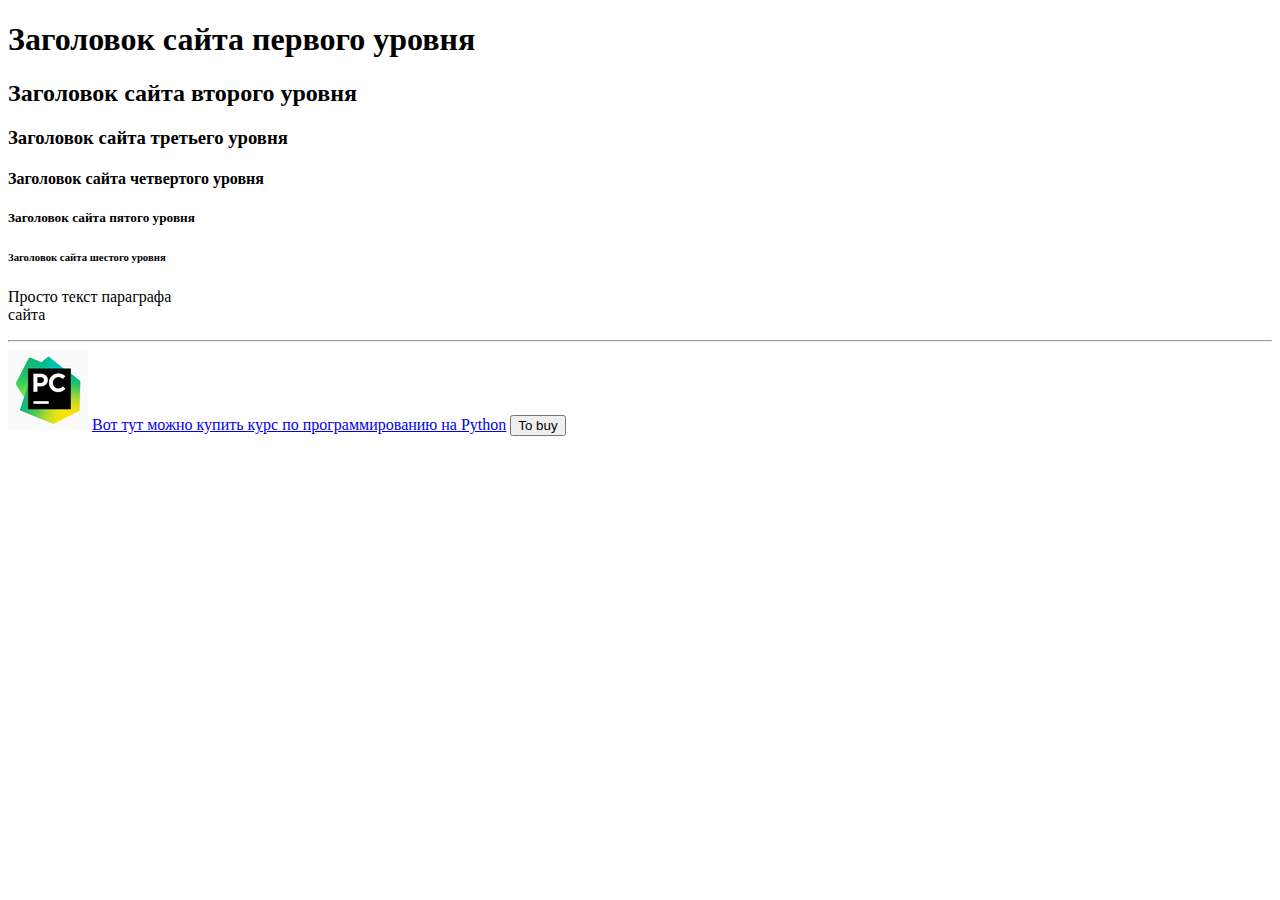
<file: index.html>
<!doctype html>
<html lang="en">
<head>
    <meta charset="UTF-8">
    <meta name="viewport"
          content="width=device-width, user-scalable=no, initial-scale=1.0, maximum-scale=1.0, minimum-scale=1.0">
    <meta http-equiv="X-UA-Compatible" content="ie=edge">
    <title>Document</title>
</head>
<body>
    <h1>Заголовок сайта первого уровня</h1>
    <h2>Заголовок сайта второго уровня</h2>
    <h3>Заголовок сайта третьего уровня</h3>
    <h4>Заголовок сайта четвертого уровня</h4>
    <h5>Заголовок сайта пятого уровня</h5>
    <h6>Заголовок сайта шестого уровня</h6>

    <p>Просто текст параграфа <br> сайта</p>

    <hr>
    <img src="pycharm_logo_80x80.png">

    <a href="https://zerocoder.ru/">Вот тут можно купить курс по программированию на Python</a>
    <button>To buy</button>

    <div></div>


</body>
</html>
</file>
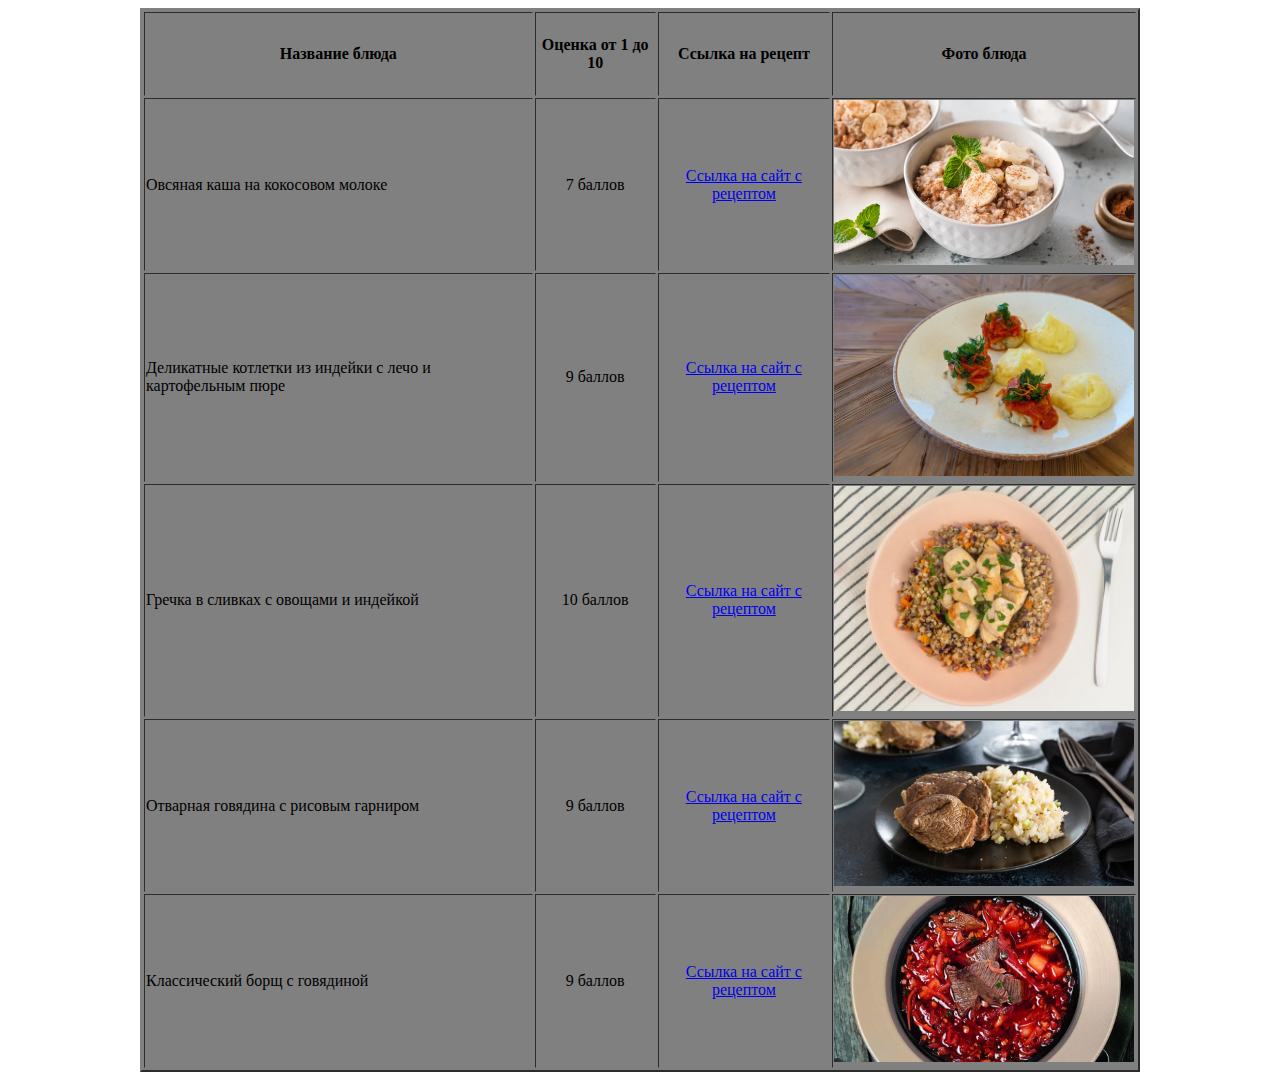
<file: Homework_VD01.html>
<!DOCTYPE html>
<html lang="en">
<head>
    <meta charset="UTF-8">
    <title>Title</title>
</head>
<body>

    <table bgcolor="Grey" align="center" border="2px" height="300px" width="1000px">
        <tr>
            <th height="80px">Название блюда</th>
            <th>Оценка от 1 до 10</th>
            <th>Ссылка на рецепт</th>
            <th>Фото блюда</th>
        </tr>

        <tr>
            <td>Овсяная каша на кокосовом молоке</td>
            <td align="center">7 баллов</td>
            <td align="center"> <a href= "https://www.gastronom.ru/recipe/56832/ovsjanaja-kasha-na-kokosovom-moloke" target="_blanc">Ссылка на сайт с рецептом</a> </td>
            <td> <img src="images$/6ab1bb2e-1d53-4fbf-b11f-43a02182a001.webp" width="300px" alt="Овсяная каша" title="Овсяная каша на кокосовом молоке"></td>
        </tr>

         <tr>
            <td>Деликатные котлетки из индейки с лечо и картофельным пюре</td>
            <td align="center">9 баллов</td>
            <td align="center"> <a href="https://eda.ru/recepty/osnovnye-blyuda/delikatnye-kotletki-iz-indeyki-s-lecho-i-kartofelnym-pyure-139210" target="_blanc">Ссылка на сайт с рецептом</a></td>
            <td> <img src="images$/delikatnye-kotletki-iz-indeyki-s-lecho-i-kartofelnym-pyure_139210_photo_154717.jpg" width="300px" alt="Деликатные котлетки из индейки с лечо и картофельным пюре" title="Деликатные котлетки из индейки с лечо и картофельным пюре"></td>
        </tr>

         <tr>
            <td>Гречка в сливках с овощами и индейкой</td>
            <td align="center">10 баллов</td>
            <td align="center"> <a href="https://food.ru/recipes/262205-grechka-v-slivkakh-s-ovoshchami-i-indeikoi-1758452350" target="_blank">Ссылка на сайт с рецептом</a> </td>
            <td><img src="images$/3hMU2L.jpg" width="300px" alt="Гречка в сливках с овощами и индейкой" title="Гречка в сливках с овощами и индейкой"></td>
        </tr>

         <tr>
            <td>Отварная говядина с рисовым гарниром</td>
            <td align="center">9 баллов</td>
            <td align="center"> <a href="https://www.gastronom.ru/recipe/17353/otvarnaya-govyadina-s-risovym-garnirom" target="_blank">Ссылка на сайт с рецептом</a> </td>
            <td> <img src="images$/c1cc3743-1a56-4718-a4c1-7fd2412c41c3.webp" width="300px" alt="Отварная говядина с рисовым гарниром" title="Отварная говядина с рисовым гарниром"> </td>
        </tr>

         <tr>
            <td>Классический борщ с говядиной</td>
            <td align="center">9 баллов</td>
            <td align="center"> <a href="https://www.gastronom.ru/recipe/26598/klassicheskij-borsch-s-govjadinoj" target="_blank">Ссылка на сайт с рецептом</a> </td>
            <td> <img src="images$/7cec0314-7443-4e47-b558-76f323b64599.webp" width="300px" alt="Классический борщ с говядиной" title="Классический борщ с говядиной"> </td>
        </tr>
    </table>

</body>
</html>
</file>
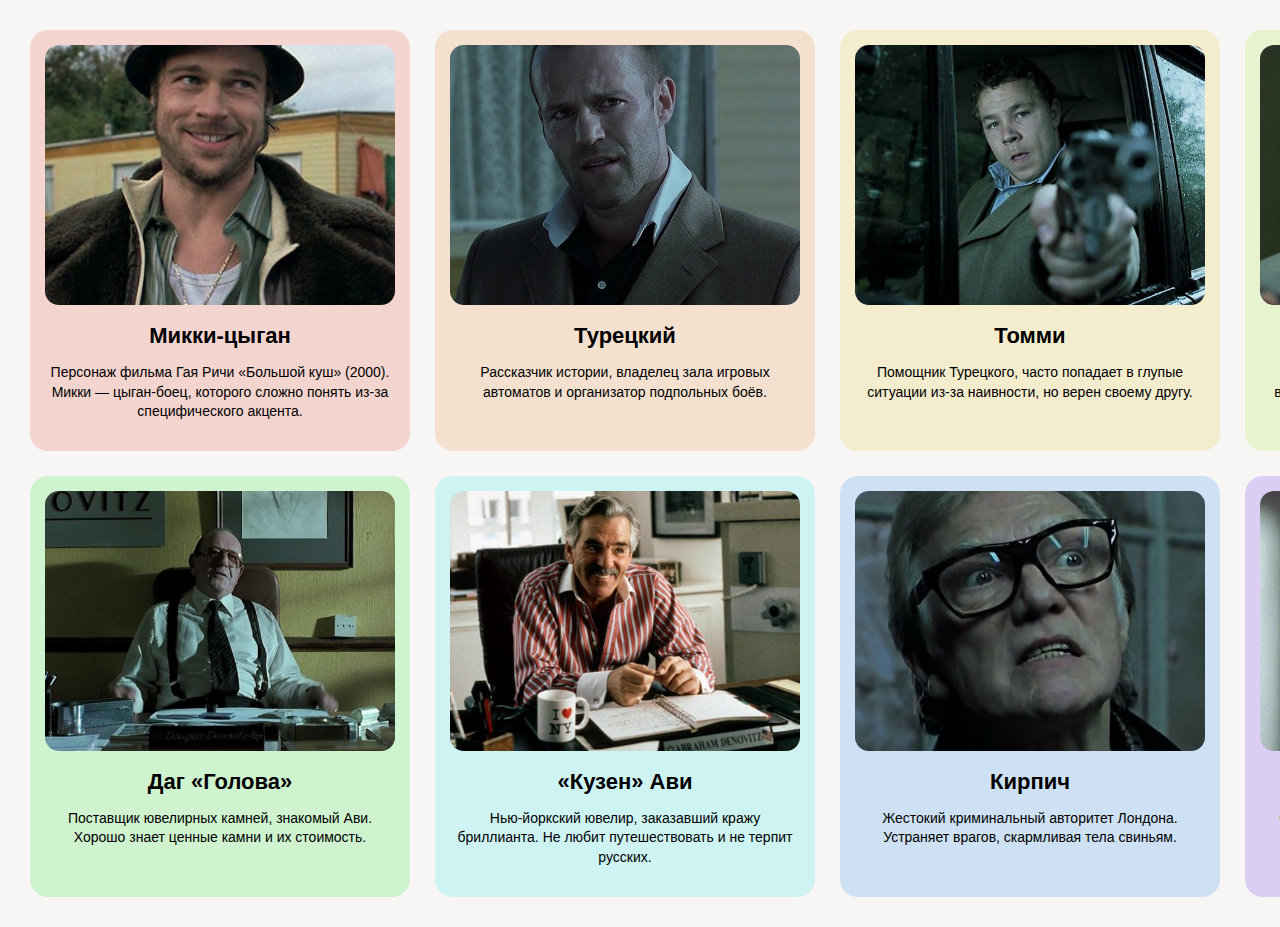
<file: images$/Homework_VD02.html>
<!DOCTYPE html>
<html lang="en">
<head>
    <meta charset="UTF-8">
    <title>Большой Куш — Персонажи</title>
    <link rel="stylesheet" href="Homework_VD02_style.css">
</head>
<body>

<div class="cards-container">

    <div class="card">
        <div class="photo">
            <img src="cec1cc1fb496234b584ae112d9e45d4e.jpg" alt="Микки-цыган" title="Микки-цыган">
        </div>
        <div class="info">
            <h1>Микки-цыган</h1>
            <p>Персонаж фильма Гая Ричи «Большой куш» (2000). Микки — цыган-боец, которого сложно понять из-за специфического акцента.</p>
        </div>
    </div>

    <div class="card">
        <div class="photo">
            <img src="30025888cb44ab513b128891273d4a4f.png" alt="Турецкий" title="Турецкий">
        </div>
        <div class="info">
            <h1>Турецкий</h1>
            <p>Рассказчик истории, владелец зала игровых автоматов и организатор подпольных боёв.</p>
        </div>
    </div>

    <div class="card">
        <div class="photo">
            <img src="w1023.jpg" alt="Томми" title="Томми">
        </div>
        <div class="info">
            <h1>Томми</h1>
            <p>Помощник Турецкого, часто попадает в глупые ситуации из-за наивности, но верен своему другу.</p>
        </div>
    </div>

    <div class="card">
        <div class="photo">
            <img src="De3BZ46qoSfJ8LoypOoMNmM1gyo-960.jpg" alt="Борис «Бритва»" title="Борис «Бритва»">
        </div>
        <div class="info">
            <h1>Борис «Бритва»</h1>
            <p>Холодный и опасный бандит, с невероятной выносливостью. Занимается торговлей оружием.</p>
        </div>
    </div>

    <div class="card">
        <div class="photo">
            <img src="208961312_2c8aca4b1fae4efbfe58f0cf9ffe46aa_800.jpg" alt="Даг «Голова»" title="Даг «Голова»">
        </div>
        <div class="info">
            <h1>Даг «Голова»</h1>
            <p>Поставщик ювелирных камней, знакомый Ави. Хорошо знает ценные камни и их стоимость.</p>
        </div>
    </div>

    <div class="card">
        <div class="photo">
            <img src="e0ed99295e375a08539d7e62d25e639a.jpg" alt="«Кузен» Ави" title="«Кузен» Ави">
        </div>
        <div class="info">
            <h1>«Кузен» Ави</h1>
            <p>Нью-йоркский ювелир, заказавший кражу бриллианта. Не любит путешествовать и не терпит русских.</p>
        </div>
    </div>

    <div class="card">
        <div class="photo">
            <img src="zUAAAgOGdOA-960.jpg" alt="Кирпич" title="Кирпич">
        </div>
        <div class="info">
            <h1>Кирпич</h1>
            <p>Жестокий криминальный авторитет Лондона. Устраняет врагов, скармливая тела свиньям.</p>
        </div>
    </div>

    <div class="card">
        <div class="photo">
            <img src="unnamed.jpg" alt="Тони «Пуля в зубах»" title="Тони «Пуля в зубах»">
        </div>
        <div class="info">
            <h1>Тони «Пуля в зубах»</h1>
            <p>Опытный наёмник. Спокоен, опасен и способен убить кого угодно, если за это заплатят.</p>
        </div>
    </div>

</div>


</body>
</html>
</file>
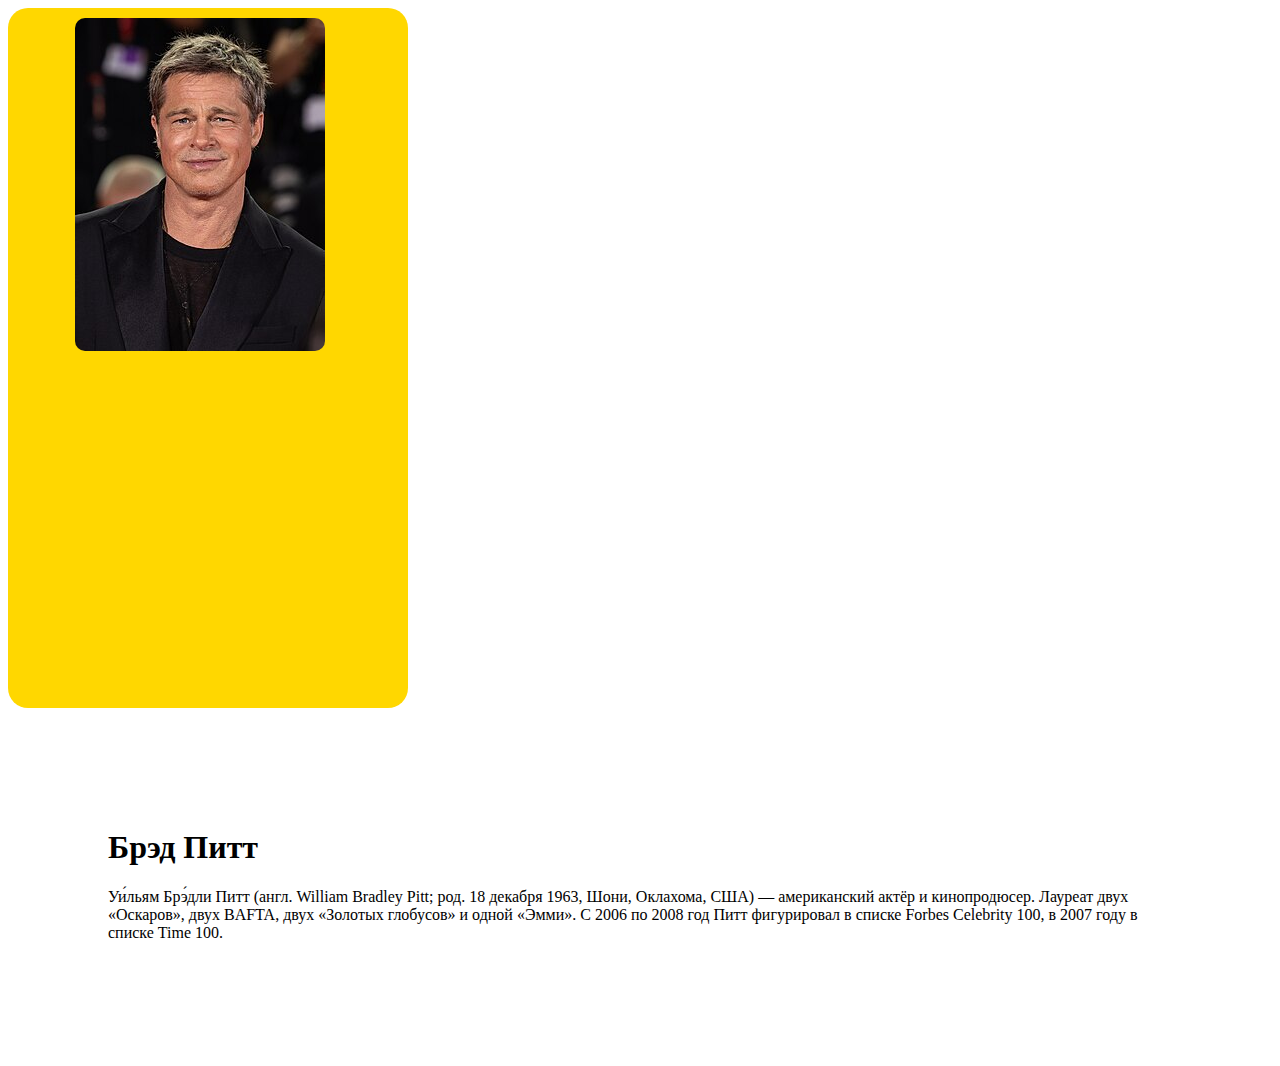
<file: images$/VD02.html>
<!DOCTYPE html>
<html lang="en">
<head>
    <meta charset="UTF-8">
    <title>Title</title>
    <link rel="stylesheet" href="style_VD02.css">
</head>
<body>


<div class="card">
    <div class="photo">
        <img src="Brad_Pitt-69858.jpg">
    </div>

    </div>
    <div class="info">
        <h1>Брэд Питт</h1>
        <p>Уи́льям Брэ́дли Питт (англ. William Bradley Pitt; род. 18 декабря 1963, Шони, Оклахома, США) — американский актёр и кинопродюсер.
            Лауреат двух «Оскаров», двух BAFTA, двух «Золотых глобусов» и одной «Эмми».
            С 2006 по 2008 год Питт фигурировал в списке Forbes Celebrity 100, в 2007 году в списке Time 100.</p>
    </div>

    </body>
</html>
</file>
<file: images$/Homework_VD02_style.css>
body {
    background-color: #f8f6f5;
    margin: 0;
    padding: 0;
    font-family: sans-serif;
}

.cards-container {
    display: grid;
    grid-template-columns: repeat(4, 1fr);
    gap: 25px;
    padding: 30px;
    max-width: 1600px;
    margin: auto;
}

.card {
    width: 350px;
    background: #fff;
    border-radius: 18px;
    padding: 15px;
    text-align: center;
    transition: transform .3s, box-shadow .3s;
}

.card:hover {
    transform: scale(1.03);
    box-shadow: 0 8px 22px rgba(0,0,0,0.2);
}

.photo img {
    width: 100%;
    height: 260px;
    object-fit: cover;
    border-radius: 14px;
}

.info h1 {
    font-size: 22px;
    margin: 14px 0 8px;
}

.info p {
    font-size: 14px;
    line-height: 1.4;
}


.card:nth-child(1) { background-color: hsl(10, 60%, 88%); }
.card:nth-child(2) { background-color: hsl(30, 60%, 88%); }
.card:nth-child(3) { background-color: hsl(50, 60%, 88%); }
.card:nth-child(4) { background-color: hsl(80, 60%, 88%); }
.card:nth-child(5) { background-color: hsl(120, 60%, 88%); }
.card:nth-child(6) { background-color: hsl(180, 60%, 88%); }
.card:nth-child(7) { background-color: hsl(210, 60%, 88%); }
.card:nth-child(8) { background-color: hsl(260, 60%, 88%); }
</file>
<file: images$/style_VD02.css>
.card{
    width: 400px;
    height: 700px;
    background-color: gold;
    border-radius: 20px;
}

.photo{
    height: 30%;
    padding: 10px;


}

.info{
    height: 40%;
    padding: 100px;
}

img{
    position: relative;
    left: 15%;
    border-radius: 10px;
}
</file>
